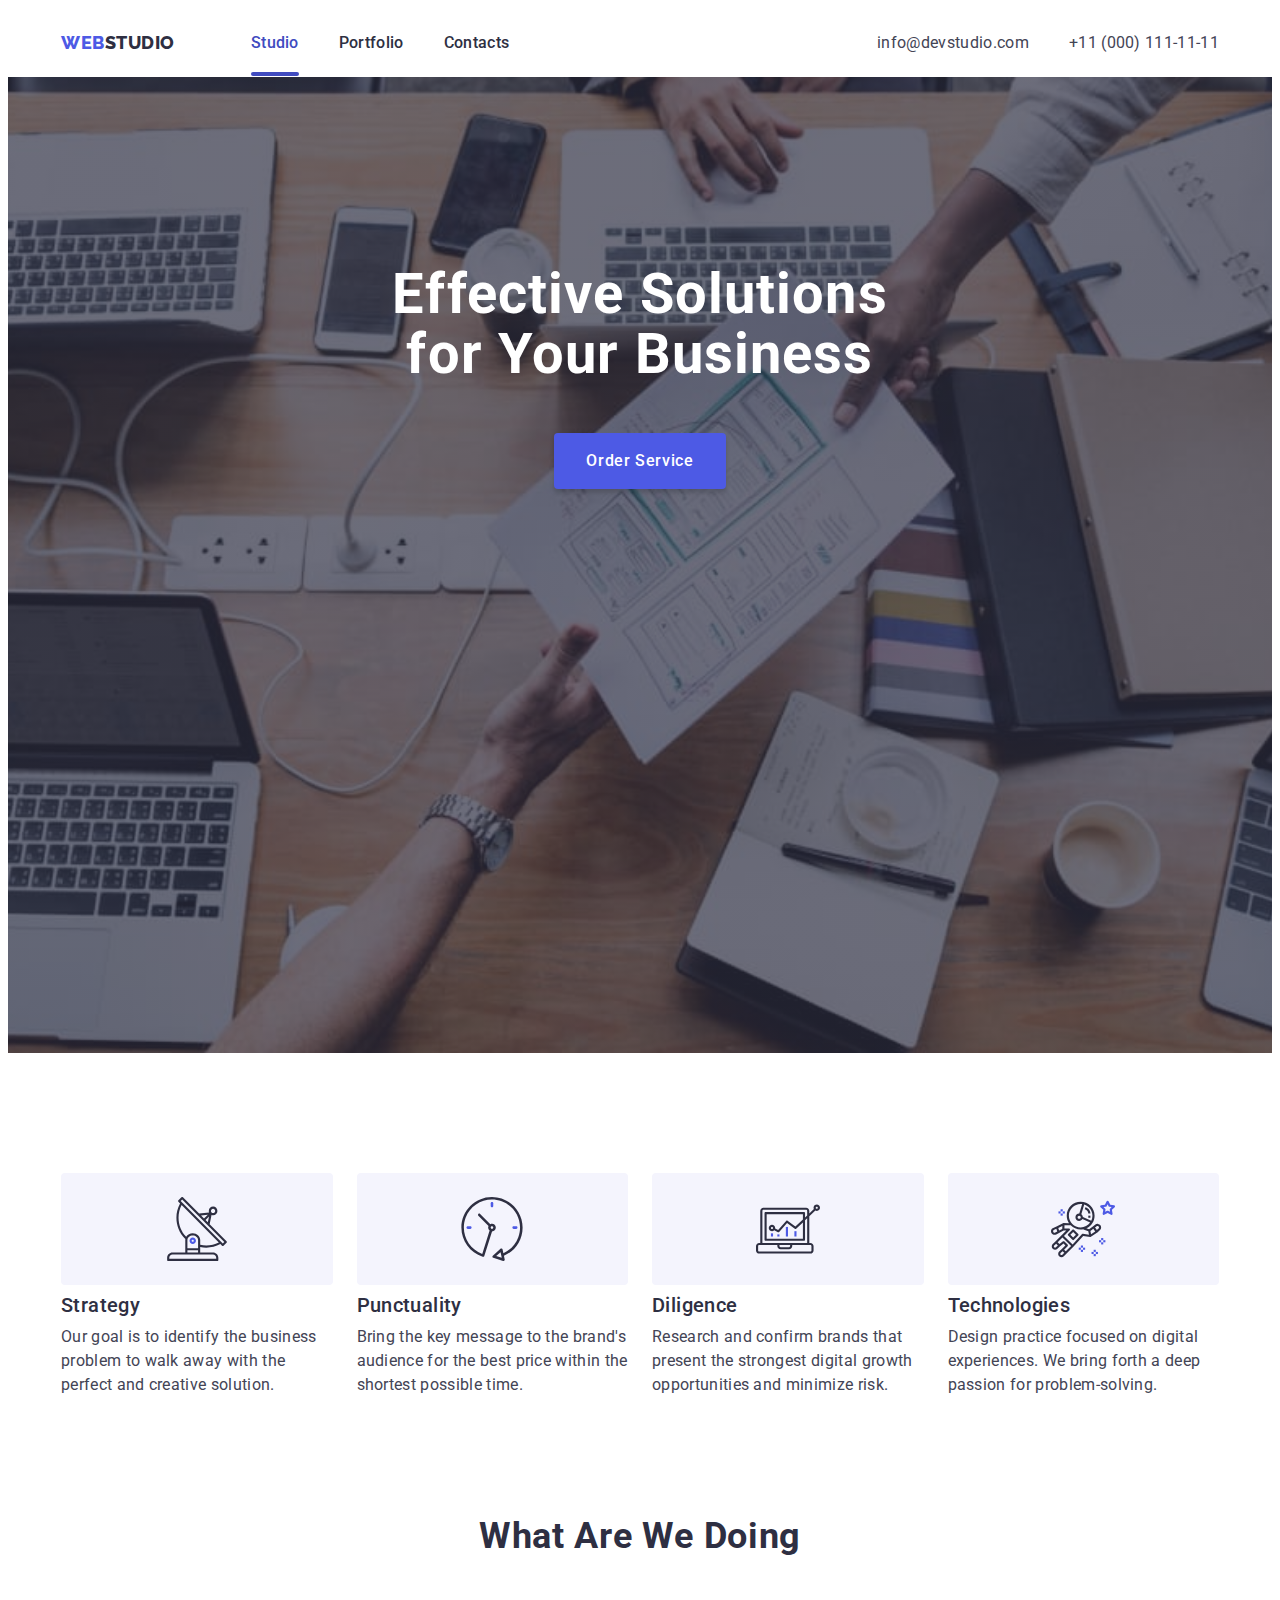
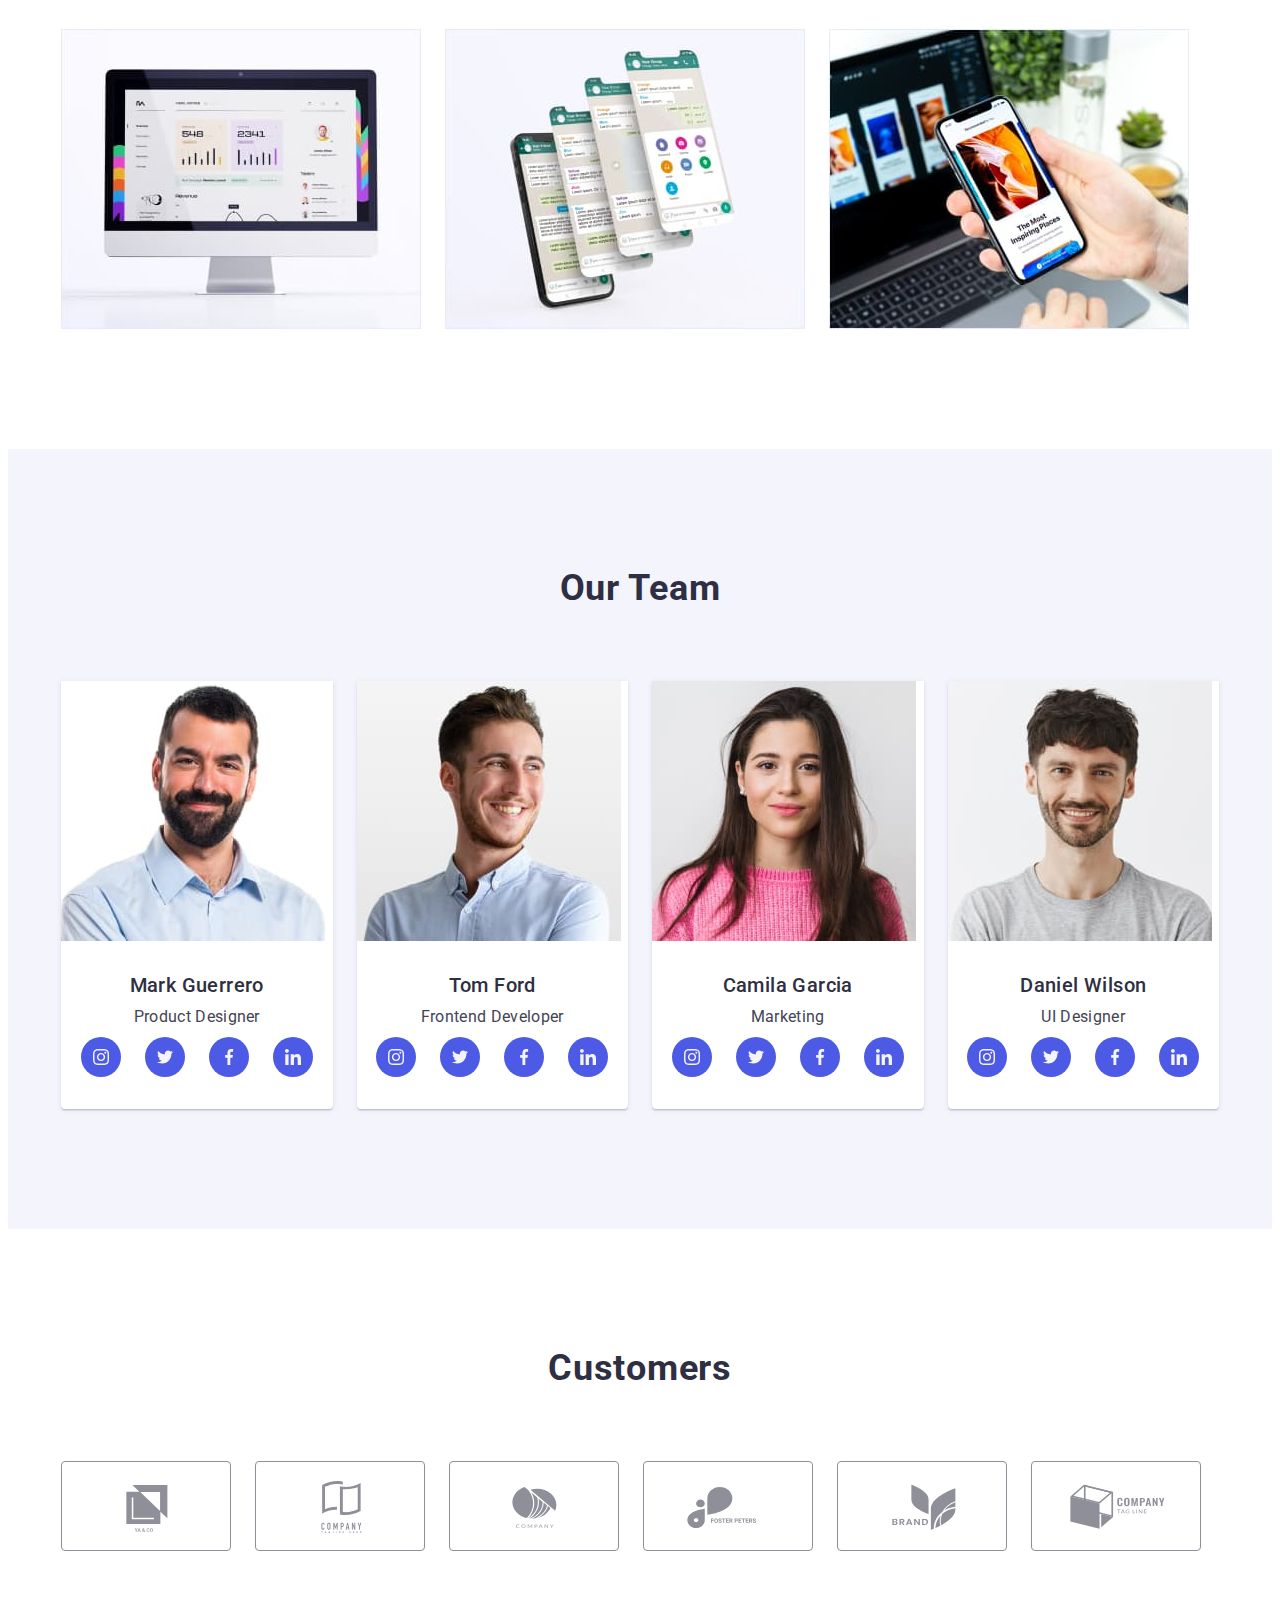
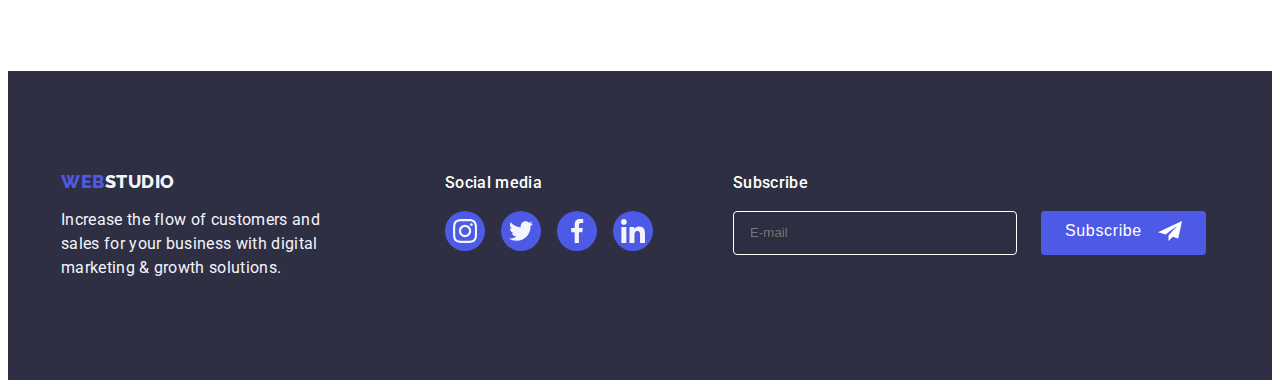
<file: index.html>
<!DOCTYPE html>
<html lang="en">

<head>
    <meta charset="UTF-8">
    <meta http-equiv="X-UA-Compatible" content="IE=edge">
    <meta name="viewport" content="width=device-width, initial-scale=1.0">
    <title>Studio</title>
    <link rel="preconnect" href="https://fonts.googleapis.com">
    <link rel="preconnect" href="https://fonts.gstatic.com" crossorigin>
    <link
        href="https://fonts.googleapis.com/css2?family=Raleway:wght@800&family=Roboto:wght@400;500;700;900&display=swap"
        rel="stylesheet">
    <link rel="stylesheet" href="https://cdnjs.cloudflare.com/ajax/libs/modern-normalize/1.1.0/modern-normalize.min.css"
        integrity="sha512-wpPYUAdjBVSE4KJnH1VR1HeZfpl1ub8YT/NKx4PuQ5NmX2tKuGu6U/JRp5y+Y8XG2tV+wKQpNHVUX03MfMFn9Q=="
        crossorigin="anonymous" referrerpolicy="no-referrer" />
    <link rel="stylesheet" href="./css/styles.css">
</head>

<body>
    <header class="header-index">
        <div class="container head-conteiner">
            <nav class="head-navigation">
                <a href="./index.html" class="head-logo link">Web<span class="studi">Studio</span></a>
                <ul class="head-list list">
                    <li class="head-item"><a class="head-ink link current" href="./index.html">Studio</a></li>
                    <li class="head-item"><a class="head-ink link" href="./portfolio.html">Portfolio</a></li>
                    <li class="head-item"><a class="head-ink link" href="">Contacts</a></li>
                </ul>
            </nav>
            <address class="contacts">
                <ul class="heder-adres list">
                    <li><a class="head-contact link" href="mailto:info@devstudio.com"> info@devstudio.com</a></li>
                    <li><a class="head-contact link" href="tel:+110001111111">+11 (000) 111-11-11</a></li>
                </ul>
            </address>
        </div>
    </header>
    <main>
        <section class="hero">
            <div class="container">
                <h1 class="hero-title">Effective Solutions for Your Business</h1>
                <button type="button" data-modal-open class="hero-btn">Order Service</button>
            </div>
        </section>
        <section class="about-us section">
            <div class="container">
                <h2 class="about-us-title visually-hidden">About</h2>
                <ul class="about-us-list list">
                    <li class="about-us-item">
                        <div class="us-box">
                            <svg class="strategy-icon">
                                <use href="./images/icons.svg#icon-antenna"></use>
                            </svg>
                        </div>
                        <h3 class="strategy-title">Strategy</h3>
                        <p class="strategy-text">Our goal is to identify the business problem to walk away with the
                            perfect
                            and creative solution.
                        </p>
                    </li>
                    <li class="about-us-item">
                        <div class="us-box">
                            <svg class="strategy-icon">
                                <use href="./images/icons.svg#icon-clock"></use>
                            </svg>
                        </div>
                        <h3 class="strategy-title">Punctuality</h3>
                        <p class="strategy-text">Bring the key message to the brand's audience for the best price
                            within
                            the
                            shortest possible
                            time.
                        </p>
                    </li>
                    <li class="about-us-item">
                        <div class="us-box">
                            <svg class="strategy-icon">
                                <use href="./images/icons.svg#icon-diagram"></use>
                            </svg>
                        </div>
                        <h3 class="strategy-title">Diligence</h3>
                        <p class="strategy-text">Research and confirm brands that present the strongest digital
                            growth
                            opportunities and minimize
                            risk.
                        </p>
                    </li>
                    <li class="about-us-item">
                        <div class="us-box">
                            <svg class="strategy-icon">
                                <use href="./images/icons.svg#icon-astronaut"></use>
                            </svg>
                        </div>
                        <h3 class="strategy-title">Technologies</h3>
                        <p class="strategy-text">Design practice focused on digital experiences. We bring forth a
                            deep
                            passion for
                            problem-solving.</p>
                    </li>
                </ul>
            </div>
        </section>
        <section class="us-work section">
            <div class="container">
                <h2 class="work-title">What are we doing</h2>
                <ul class="us-bisnez list">
                    <li><img src="./images/img-1.jpg" alt="us work-1" width="360" height="300" /></li>
                    <li> <img src="./images/img-2.jpg" alt="us work-2" width="360" height="300" /></li>
                    <li><img src="./images/img-3.jpg" alt="us work-3" width="360" height="300" /></li>
                </ul>
            </div>
        </section>
        <section class="our-team section">
            <div class="container">
                <h2 class="our-team-title">Our Team</h2>
                <ul class="teem-list list">
                    <li class="worker"> <img src="./images/Mark-Guerrero1.jpg" alt="Product" width="264" height="260" />
                        <div class="box">
                            <h3 class="worker-title">Mark Guerrero</h3>
                            <p class="worker-text">Product Designer</p>
                            <ul class="teem-soc-list list">
                                <li class="teem-soc-item">
                                    <a href="" class="teem-soc-link link">
                                        <svg class="teem-soc-icon" width="16" height="16">
                                            <use href="./images/icons.svg#icon-instagram"></use>
                                        </svg>
                                    </a>
                                </li>
                                <li class="teem-soc-item">
                                    <a href="" class="teem-soc-link link">
                                        <svg class="teem-soc-icon" width="16" height="16">
                                            <use href="./images/icons.svg#icon-twitter"></use>
                                        </svg>
                                    </a>
                                </li>
                                <li class="teem-soc-item">
                                    <a href="" class="teem-soc-link link">
                                        <svg class="teem-soc-icon" width="16" height="16">
                                            <use href="./images/icons.svg#icon-facebook"></use>
                                        </svg>
                                    </a>
                                </li>
                                <li class="teem-soc-item">
                                    <a href="" class="teem-soc-link link">
                                        <svg class="teem-soc-icon" width="16" height="16">
                                            <use href="./images/icons.svg#icon-linkedin"></use>
                                        </svg>
                                    </a>
                                </li>
                            </ul>
                        </div>
                    </li>
                    <li class="worker"> <img src="./images/Tom-Ford2.jpg" alt="Frontend" width="264" height="260" />
                        <div class="box">
                            <h3 class="worker-title">Tom Ford</h3>
                            <p class="worker-text">Frontend Developer</p>
                            <ul class="teem-soc-list list">
                                <li class="teem-soc-item">
                                    <a href="" class="teem-soc-link link">
                                        <svg class="teem-soc-icon" width="16" height="16">
                                            <use href="./images/icons.svg#icon-instagram"></use>
                                        </svg>
                                    </a>
                                </li>
                                <li class="teem-soc-item">
                                    <a href="" class="teem-soc-link link">
                                        <svg class="teem-soc-icon" width="16" height="16">
                                            <use href="./images/icons.svg#icon-twitter"></use>
                                        </svg>
                                    </a>
                                </li>
                                <li class="teem-soc-item">
                                    <a href="" class="teem-soc-link link">
                                        <svg class="teem-soc-icon" width="16" height="16">
                                            <use href="./images/icons.svg#icon-facebook"></use>
                                        </svg>
                                    </a>
                                </li>
                                <li class="teem-soc-item">
                                    <a href="" class="teem-soc-link link">
                                        <svg class="teem-soc-icon" width="16" height="16">
                                            <use href="./images/icons.svg#icon-linkedin"></use>
                                        </svg>
                                    </a>
                                </li>
                            </ul>
                        </div>
                    </li>
                    <li class="worker"> <img src="./images/Camila-Garcia3.jpg" alt="Market" width="264" height="260" />
                        <div class="box">
                            <h3 class="worker-title">Camila Garcia</h3>
                            <p class="worker-text">Marketing</p>
                            <ul class="teem-soc-list list">
                                <li class="teem-soc-item">
                                    <a href="" class="teem-soc-link link">
                                        <svg class="teem-soc-icon" width="16" height="16">
                                            <use href="./images/icons.svg#icon-instagram"></use>
                                        </svg>
                                    </a>
                                </li>
                                <li class="teem-soc-item">
                                    <a href="" class="teem-soc-link link">
                                        <svg class="teem-soc-icon" width="16" height="16">
                                            <use href="./images/icons.svg#icon-twitter"></use>
                                        </svg>
                                    </a>
                                </li>
                                <li class="teem-soc-item">
                                    <a href="" class="teem-soc-link link">
                                        <svg class="teem-soc-icon" width="16" height="16">
                                            <use href="./images/icons.svg#icon-facebook"></use>
                                        </svg>
                                    </a>
                                </li>
                                <li class="teem-soc-item">
                                    <a href="" class="teem-soc-link link">
                                        <svg class="teem-soc-icon" width="16" height="16">
                                            <use href="./images/icons.svg#icon-linkedin"></use>
                                        </svg>
                                    </a>
                                </li>
                            </ul>
                        </div>
                    </li>
                    <li class="worker"><img src="./images/Daniel-Wilson4.jpg" alt="UI" width="264" height="260" />
                        <div class="box">
                            <h3 class="worker-title">Daniel Wilson</h3>
                            <p class="worker-text">UI Designer</p>
                            <ul class="teem-soc-list list">
                                <li class="teem-soc-item">
                                    <a href="" class="teem-soc-link link">
                                        <svg class="teem-soc-icon" width="16" height="16">
                                            <use href="./images/icons.svg#icon-instagram"></use>
                                        </svg>
                                    </a>
                                </li>
                                <li class="teem-soc-item">
                                    <a href="" class="teem-soc-link link">
                                        <svg class="teem-soc-icon" width="16" height="16">
                                            <use href="./images/icons.svg#icon-twitter"></use>
                                        </svg>
                                    </a>
                                </li>
                                <li class="teem-soc-item">
                                    <a href="" class="teem-soc-link link">
                                        <svg class="teem-soc-icon" width="16" height="16">
                                            <use href="./images/icons.svg#icon-facebook"></use>
                                        </svg>
                                    </a>
                                </li>
                                <li class="teem-soc-item">
                                    <a href="" class="teem-soc-link link">
                                        <svg class="teem-soc-icon" width="16" height="16">
                                            <use href="./images/icons.svg#icon-linkedin"></use>
                                        </svg>
                                    </a>
                                </li>
                            </ul>
                        </div>
                    </li>
                </ul>
            </div>
        </section>
        <section class="customers-section section">
            <div class="customers-logo container">
                <h2 class="customers-title">Customers</h2>
                <ul class="customers-list list">
                    <li class="customers-item">
                        <a href="" class="customers-link link">
                            <svg class="company-icon" width="104" height="56">
                                <use href="./images/icons.svg#icon-Logo-1"></use>
                            </svg>
                        </a>
                    </li>
                    <li class="customers-item">
                        <a href="" class="customers-link link">
                            <svg class="company-icon" width="104" height="56">
                                <use href="./images/icons.svg#icon-Logo-2"></use>
                            </svg>
                        </a>
                    </li>
                    <li class="customers-item">
                        <a href="" class="customers-link link">
                            <svg class="company-icon" width="104" height="56">
                                <use href="./images/icons.svg#icon-Logo-3"></use>
                            </svg>
                        </a>
                    </li>
                    <li class="customers-item">
                        <a href="" class="customers-link link">
                            <svg class="company-icon" width="104" height="56">
                                <use href="./images/icons.svg#icon-Logo-4"></use>
                            </svg>
                        </a>
                    </li>
                    <li class="customers-item">
                        <a href="" class="customers-link link">
                            <svg class="company-icon" width="104" height="56">
                                <use href="./images/icons.svg#icon-Logo-5"></use>
                            </svg>
                        </a>
                    </li>
                    <li class="customers-item">
                        <a href="" class="customers-link link">
                            <svg class="company-icon" width="104" height="56">
                                <use href="./images/icons.svg#icon-Logo-6"></use>
                            </svg>
                        </a>
                    </li>
                </ul>
            </div>
        </section>
    </main>
    <footer class="down">
        <div class="container footer-container">
            <div>
                <a href="./index.html" class="head-logo link">Web<span class="studi-down">Studio</span></a>
                <p class="down-text">Increase the flow of customers and sales for your business with digital marketing &
                    growth
                    solutions.</p>
            </div>

            <div class="footer-soc">
                <p class="footer-soc-title">Social media</p>
                <ul class="footer-soc-list list">
                    <li class="footer-soc-item">
                        <a class="footer-soc-link link" href="">
                            <svg class="footer-soc-icons" width="24px" height="24px">
                                <use href="./images/icons.svg#icon-instagram"></use>
                            </svg>
                        </a>
                    </li>
                    <li class="footer-soc-item">
                        <a class="footer-soc-link link" href="">
                            <svg class="footer-soc-icons" width="24px" height="24px">
                                <use href="./images/icons.svg#icon-twitter"></use>
                            </svg>
                        </a>
                    </li>
                    <li class="footer-soc-item">
                        <a class="footer-soc-link link" href="">
                            <svg class="footer-soc-icons" width="24px" height="24px">
                                <use href="./images/icons.svg#icon-facebook"></use>
                            </svg>
                        </a>
                    </li>
                    <li class="footer-soc-item">
                        <a class="footer-soc-link link" href="">
                            <svg class="footer-soc-icons" width="24px" height="24px">
                                <use href="./images/icons.svg#icon-linkedin"></use>
                            </svg>
                        </a>
                    </li>
                </ul>
            </div>
            <div class="subscr-box">
                <p class="subscr-title">Subscribe</p>
                <form action="" class="form-class">
                    <label for="email">
                        <input type="email" id="email" name="email" placeholder="E-mail" class="subscribe-email"
                            required>
                    </label>
                    <button type="submit" class="subscr-btn">Subscribe<svg class="icon-subscr" width="24" height="24">
                            <use href="./images/telegram-icons.svg#icon-telegram"></use>
                        </svg>
                    </button>
                </form>
            </div>
        </div>
    </footer>
    <div class="backdrop is-hidden" data-modal visually-hidden>
        <div class="modal">
            <button type="button" class="modal-close-btn" data-modal-close>
                <svg class="model-cross-icons" width="8" height="8">
                    <use href="./images/icons-model-window.svg#icon-close-black-18dp"></use>
                </svg>
            </button>
            <p class="modal-title">Leave your contacts and we will call you back</p>
            <form class="modal-form">
                <label class="modal-label">
                    <span>Name</span>
                    <div class="input-wrap">
                        <input type="text" name="user-Name" class="modal-input" placeholder="Enter Name">
                        <svg class="modal-icon" width="18" height="18">
                            <use href="./images/input-icons.svg#icon-name"></use>
                        </svg>
                    </div>
                </label>
                <div class="modal-field">
                    <label class="modal-label">
                        <span>Phone</span>
                        <span class="input-wrap">
                            <input type="tel" name="user-Phone" class="modal-input" placeholder="+380 (00) 000-00-00*"
                                required pattern="[\+]\d{3}\s[\(]\d{2}[\)]\s\d{3}[\-]\d{2}[\-]\d{2}">
                            <svg class="modal-icon" width="18" height="18">
                                <use href="./images/input-icons.svg#icon-phone"></use>
                            </svg>
                        </span>
                    </label>
                </div>
                <div class="modal-field">
                    <label class="modal-label">
                        <span>Email</span>
                        <span class="input-wrap">
                            <input type="Email" name="user-Email" class="modal-input" placeholder="Enter Email*"
                                required>
                            <svg class="modal-icon" width="18" height="18">
                                <use href="./images/input-icons.svg#icon-email"></use>
                            </svg>
                        </span>
                    </label>
                </div>
                <div class="comment-field">
                    <span class="input-text">Comment</span>
                    <label class="input-text" for="user-text"></label>
                    <textarea name="user-text" id="user-text" class="modal-textarea"
                        placeholder="Text input"></textarea>
                </div>
                <div class="button-field">
                    <input type="checkbox" name="I accept" id="privacy" class="input-check visually-hidden"
                        value="true">
                    <label for="privacy" class="check-text">I accept the terms and conditions of the
                        <a href="" class="modal-link">Privacy Policy</a> </label>

                </div>
                <button type="submit" class="confirmation-btn">Send</button>
            </form>
        </div>
    </div>
    <script src="./js/modal.js"></script>

</body>

</html>
</file>
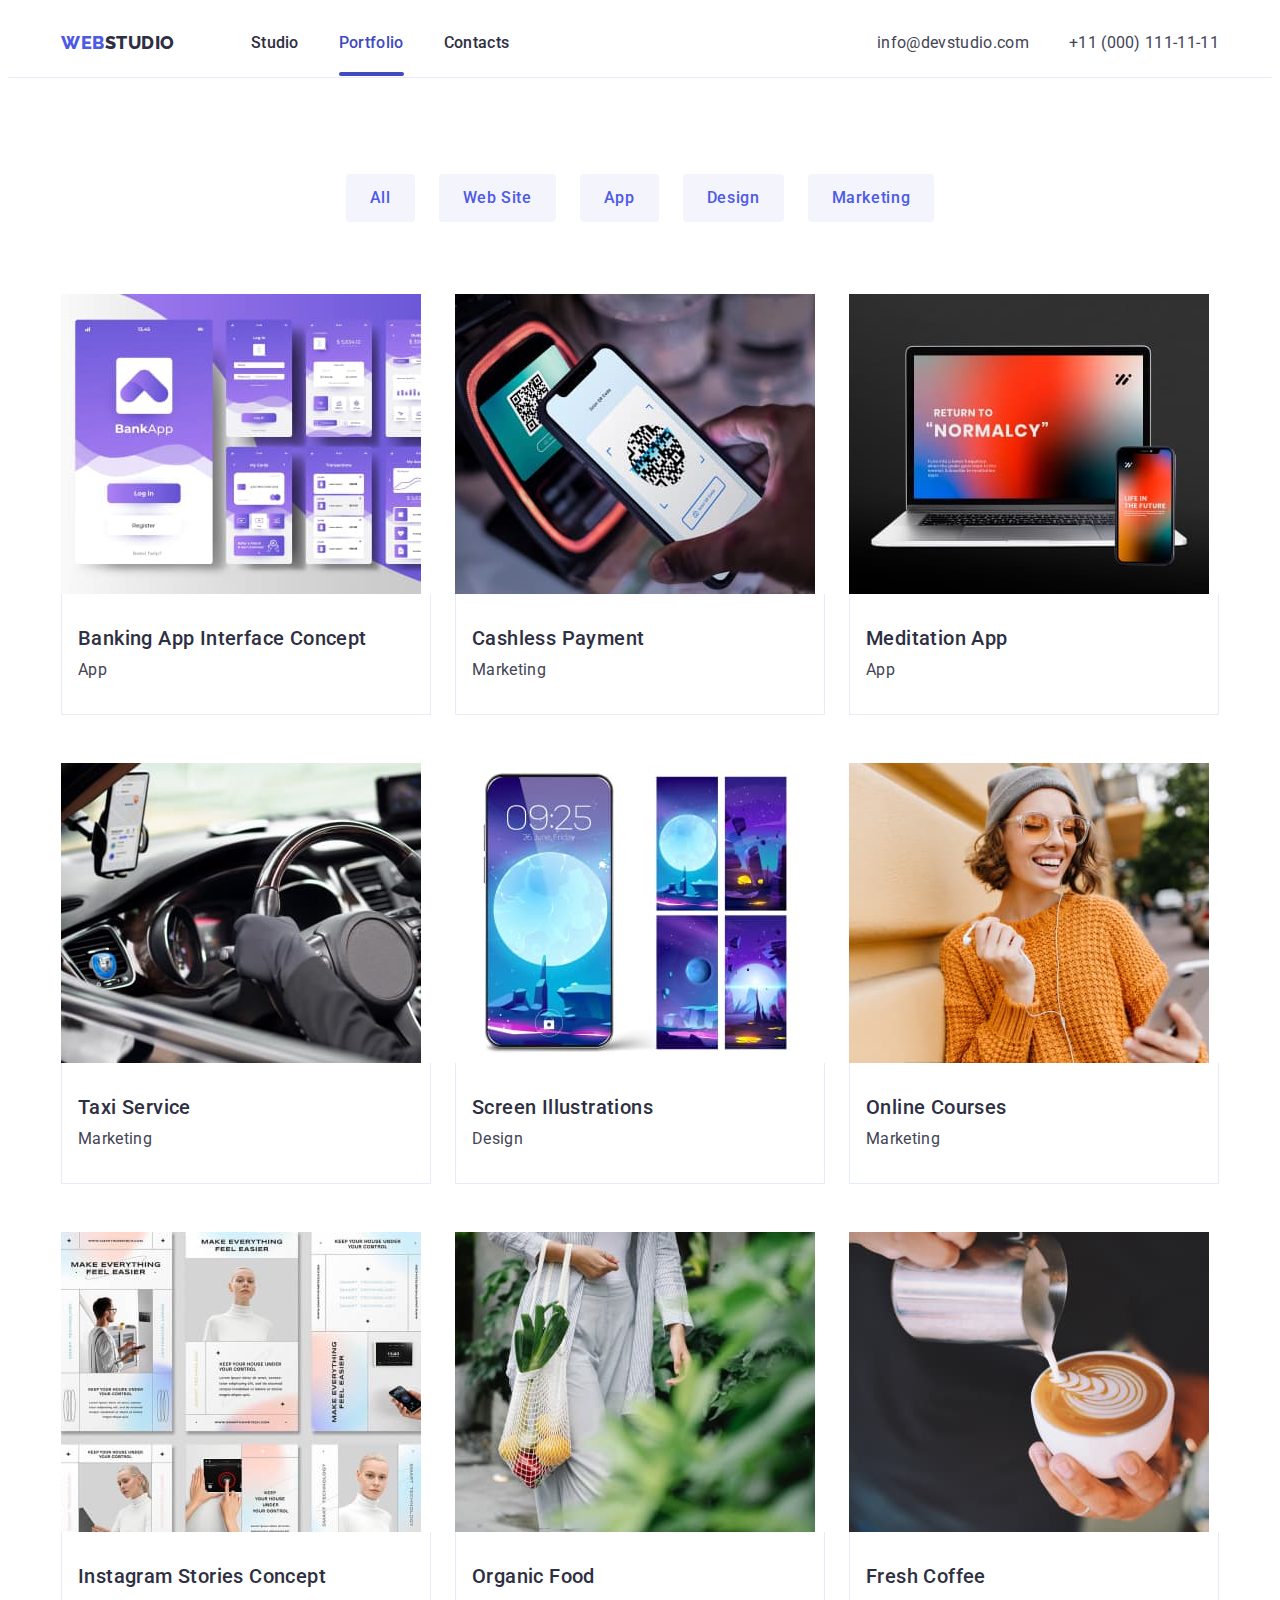
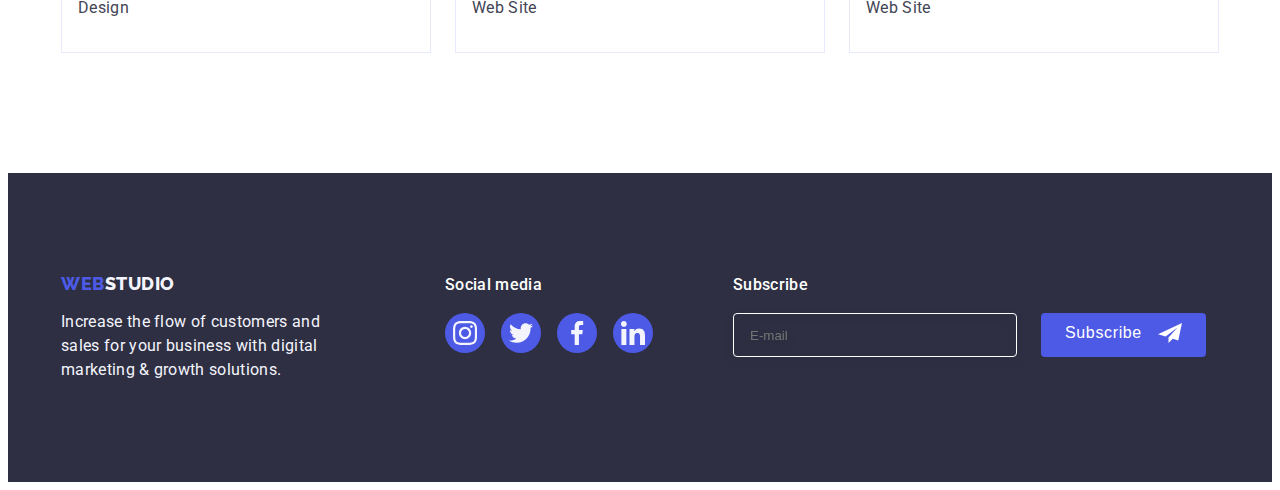
<file: portfolio.html>
<!DOCTYPE html>
<html lang="en">

<head>
    <meta charset="UTF-8">
    <meta http-equiv="X-UA-Compatible" content="IE=edge">
    <meta name="viewport" content="width=device-width, initial-scale=1.0">
    <title>Studio</title>
    <link rel="preconnect" href="https://fonts.googleapis.com">
    <link rel="preconnect" href="https://fonts.gstatic.com" crossorigin>
    <link
        href="https://fonts.googleapis.com/css2?family=Raleway:wght@800&family=Roboto:wght@400;500;700;900&display=swap"
        rel="stylesheet">
    <link rel="stylesheet" href="https://cdnjs.cloudflare.com/ajax/libs/modern-normalize/1.1.0/modern-normalize.min.css"
        integrity="sha512-wpPYUAdjBVSE4KJnH1VR1HeZfpl1ub8YT/NKx4PuQ5NmX2tKuGu6U/JRp5y+Y8XG2tV+wKQpNHVUX03MfMFn9Q=="
        crossorigin="anonymous" referrerpolicy="no-referrer" />
    <link rel="stylesheet" href="./css/styles.css">
</head>

<body>
    <header class="header-portfolio">
        <div class="container head-conteiner">
            <nav class="head-navigation">
                <a href="./index.html" class="head-logo link">Web<span class="studi">Studio</span></a>
                <ul class="head-list list">
                    <li class="head-item"><a class="head-ink link" href="./index.html">Studio</a></li>
                    <li class="head-item"><a class="head-ink link current" href="./portfolio.html">Portfolio</a></li>
                    <li class="head-item"><a class="head-ink link" href="">Contacts</a></li>
                </ul>
            </nav>
            <address class="contacts">
                <ul class="heder-adres list">
                    <li><a class="head-contact link" href="mailto:info@devstudio.com"> info@devstudio.com</a></li>
                    <li><a class="head-contact link" href="tel:+110001111111">+11 (000) 111-11-11</a></li>
                </ul>
            </address>
        </div>
    </header>
    <main>
        <section class="portfolio-body section">
            <div class="container">
                <h1 class="visually-hidden">portfolio-title</h1>
                <ul class="button-list list">
                    <li class="button-item"><button type="button" class="body-btn">All</button></li>
                    <li class="button-item"><button type="button" class="body-btn">Web Site</button></li>
                    <li class="button-item"><button type="button" class="body-btn">App</button></li>
                    <li class="button-item"><button type="button" class="body-btn">Design</button></li>
                    <li class="button-item"><button type="button" class="body-btn">Marketing</button></li>
                </ul>
                <ul class="galery-list list">
                    <li class="row-item">
                        <a href="" class="row-link link">
                            <div class="row-cover-wrap"><img src="./images/img-1-raw1.jpg" alt="site" width="360"
                                    height="300">
                                <p class="row-cover-text">
                                    14 Stylish and User-Friendly App Design Concepts · Task Manager App · Calorie
                                    Tracker
                                    App · Exotic Fruit Ecommerce App · Cloud Storage App
                                </p>
                            </div>
                            <div class="card-text">
                                <h2 class="row-one-title">Banking App Interface Concept</h2>
                                <p class="row-one-text">App</p>
                            </div>
                        </a>
                    </li>
                    <li class="row-item">
                        <a href="" class="row-link link">
                            <div class="row-cover-wrap"><img src="./images/img-2-raw1.jpg" alt="market" width="360"
                                    height="300">
                                <p class="row-cover-text">
                                    14 Stylish and User-Friendly App Design Concepts · Task Manager App · Calorie
                                    Tracker
                                    App · Exotic Fruit Ecommerce App · Cloud Storage App
                                </p>
                            </div>
                            <div class="card-text">
                                <h2 class="row-one-title">Cashless Payment</h2>
                                <p class="row-one-text">Marketing</p>
                            </div>
                        </a>
                    </li>
                    <li class="row-item">
                        <a href="" class="row-link link">
                            <div class="row-cover-wrap"><img src="./images/img-3-raw1.jpg" alt="media" width="360"
                                    height="300">
                                <p class="row-cover-text">
                                    14 Stylish and User-Friendly App Design Concepts · Task Manager App · Calorie
                                    Tracker
                                    App · Exotic Fruit Ecommerce App · Cloud Storage App
                                </p>
                            </div>
                            <div class="card-text">
                                <h2 class="row-one-title">Meditation App</h2>
                                <p class="row-one-text">App</p>
                            </div>
                        </a>
                    </li>
                    <li class="row-item">
                        <a href="" class="row-link link">
                            <div class="row-cover-wrap"><img src="./images/img-1-row2.jpg" alt="Taxi" width="360"
                                    height="300">
                                <p class="row-cover-text">
                                    14 Stylish and User-Friendly App Design Concepts · Task Manager App · Calorie
                                    Tracker
                                    App · Exotic Fruit Ecommerce App · Cloud Storage App
                                </p>
                            </div>
                            <div class="card-text">
                                <h2 class="row-one-title">Taxi Service</h2>
                                <p class="row-one-text">Marketing</p>
                            </div>
                        </a>
                    </li>
                    <li class="row-item">
                        <a href="" class="row-link link">
                            <div class="row-cover-wrap"><img src="./images/img-2-row2.jpg" alt="Screen" width="360"
                                    height="300">
                                <p class="row-cover-text">
                                    14 Stylish and User-Friendly App Design Concepts · Task Manager App · Calorie
                                    Tracker
                                    App · Exotic Fruit Ecommerce App · Cloud Storage App
                                </p>
                            </div>
                            <div class="card-text">
                                <h2 class="row-one-title">Screen Illustrations</h2>
                                <p class="row-one-text">Design</p>
                            </div>
                        </a>
                    </li>
                    <li class="row-item">
                        <a href="" class="row-link link">
                            <div class="row-cover-wrap"><img src="./images/img-3-row2.jpg" alt="Online" width="360"
                                    height="300">
                                <p class="row-cover-text">
                                    14 Stylish and User-Friendly App Design Concepts · Task Manager App · Calorie
                                    Tracker
                                    App · Exotic Fruit Ecommerce App · Cloud Storage App
                                </p>
                            </div>
                            <div class="card-text">
                                <h2 class="row-one-title">Online Courses</h2>
                                <p class="row-one-text">Marketing</p>
                            </div>
                        </a>
                    </li>
                    <li class="row-item">
                        <a href="" class="row-link link">
                            <div class="row-cover-wrap"><img src="./images/img-1-row3.jpg" alt="insta" width="360"
                                    height="300">
                                <p class="row-cover-text">
                                    14 Stylish and User-Friendly App Design Concepts · Task Manager App · Calorie
                                    Tracker
                                    App · Exotic Fruit Ecommerce App · Cloud Storage App
                                </p>
                            </div>
                            <div class="card-text">
                                <h2 class="row-one-title">Instagram Stories Concept</h2>
                                <p class="row-one-text">Design</p>
                            </div>
                        </a>
                    </li>
                    <li class="row-item">
                        <a href="" class="row-link link">
                            <div class="row-cover-wrap"> <img src="./images/img-2-row3.jpg" alt="food" width="360"
                                    height="300">
                                <p class="row-cover-text">
                                    14 Stylish and User-Friendly App Design Concepts · Task Manager App · Calorie
                                    Tracker
                                    App · Exotic Fruit Ecommerce App · Cloud Storage App
                                </p>
                            </div>
                            <div class="card-text">
                                <h2 class="row-one-title">Organic Food</h2>
                                <p class="row-one-text">Web Site</p>
                            </div>
                        </a>
                    </li>
                    <li class="row-item">
                        <a href="" class="row-link link">
                            <div class="row-cover-wrap"><img src="./images/img-3-row3.jpg" alt="coffe" width="360"
                                    height="300">
                                <p class="row-cover-text">
                                    14 Stylish and User-Friendly App Design Concepts · Task Manager App · Calorie
                                    Tracker
                                    App · Exotic Fruit Ecommerce App · Cloud Storage App
                                </p>
                            </div>
                            <div class="card-text">
                                <h2 class="row-one-title">Fresh Coffee</h2>
                                <p class="row-one-text">Web Site</p>
                            </div>
                        </a>
                    </li>
                </ul>
            </div>
        </section>
    </main>
    <footer class="down">
        <div class="container footer-container">
            <div>
                <a href="./index.html" class="head-logo link">Web<span class="studi-down">Studio</span></a>
                <p class="down-text">Increase the flow of customers and sales for your business with digital marketing &
                    growth
                    solutions.</p>
            </div>
            <div class="footer-soc">
                <p class="footer-soc-title">Social media</p>
                <ul class="footer-soc-list list">
                    <li class="footer-soc-item">
                        <a class="footer-soc-link link" href="">
                            <svg class="footer-soc-icons" width="24px" height="24px">
                                <use href="./images/icons.svg#icon-instagram"></use>
                            </svg>
                        </a>
                    </li>
                    <li class="footer-soc-item">
                        <a class="footer-soc-link link" href="">
                            <svg class="footer-soc-icons" width="24px" height="24px">
                                <use href="./images/icons.svg#icon-twitter"></use>
                            </svg>
                        </a>
                    </li>
                    <li class="footer-soc-item">
                        <a class="footer-soc-link link" href="">
                            <svg class="footer-soc-icons" width="24px" height="24px">
                                <use href="./images/icons.svg#icon-facebook"></use>
                            </svg>
                        </a>
                    </li>
                    <li class="footer-soc-item">
                        <a class="footer-soc-link link" href="">
                            <svg class="footer-soc-icons" width="24px" height="24px">
                                <use href="./images/icons.svg#icon-linkedin"></use>
                            </svg>
                        </a>
                    </li>
                </ul>

            </div>
            <div class="subscr-box">
                <p class="subscr-title">Subscribe</p>
                <form action="" class="form-class">
                    <label for="email">
                        <input type="email" id="email" name="email" placeholder="E-mail" class="subscribe-email"
                            required>
                    </label>
                    <button type="submit" class="subscr-btn">Subscribe<svg class="icon-subscr" width="24" height="24">
                            <use href="./images/telegram-icons.svg#icon-telegram"></use>
                        </svg>
                    </button>
                </form>
            </div>
        </div>
    </footer>
</body>

</html>
</file>
<file: css/styles.css>
:root {
  --about-us-title-color: #2e2f42;
  --about-us-text-color: #434455;
  --row-title-color: #2e2f42;
  --row-text-color: #434455;
  --logo-color-: #4d5ae5;
  --body-btn-color: #4d5ae5;
  --background-color-body-btn: #f4f4fd;
  --row-title-color: #2e2f42;
  --row-text-color: #434455;
  --head-ink-color: #2e2f42;
  --card-text-color: #e7e9fc;
  --bg-gradient-colol: linear-gradient(rgba(46, 47, 66, 0.7),
      rgba(46, 47, 66, 0.7));
  --sections-customers-color: #d3d3d3;
}

body {
  font-family: "Roboto", sans-serif;
  color: #434455;
  background-color: #ffffff;
}

p,
h1,
h2,
h3,
h4,
h5,
h6 {
  margin: 0;
}

ul,
ol {
  margin: 0;
  padding-left: 0;
}

button {
  cursor: pointer;
  display: block;
  border: none;
  border-radius: 4px;
}

address {
  font-style: normal;
}

img {
  display: block;
  max-width: 100%;
  height: auto;
}

a {
  text-decoration: none;
}

.visually-hidden {
  position: absolute;
  width: 1px;
  height: 1px;
  margin: -1px;
  border: 0;
  padding: 0;

  white-space: nowrap;
  clip-path: inset(100%);
  clip: rect(0 0 0 0);
  overflow: hidden;
}

.link {
  text-decoration: none;
}

.list {
  list-style: none;
}


.container {
  width: 1158px;
  padding-left: 15px;
  padding-right: 15px;
  margin: 0 auto;
}

.section {
  padding-top: 120px;
  padding-bottom: 120px;
}

.head-logo {
  font-family: "Raleway", sans-serif;
  font-weight: 800;
  font-size: 18px;
  line-height: 1.17;
  letter-spacing: 0.03em;
  text-transform: uppercase;
  color: var(--logo-color-);
  margin-right: 76px;
  margin-bottom: 24px;
  margin-top: 24px;
}

.head-list {
  display: flex;
  gap: 40px;
}

.head-navigation {
  display: flex;
  align-items: center;
  margin-right: auto;
}

.head-conteiner {
  display: flex;
  align-items: center;
}

.studi {
  color: #2e2f42;
}

.studi-down {
  color: #f4f4fd;
}

.head-ink {
  font-weight: 500;
  font-size: 16px;
  line-height: 1.5;
  letter-spacing: 0.02em;
  color: #404bbf;
  color: var(--head-ink-color);
  transition: color 250ms cubic-bezier(0.4, 0, 0.2, 1);
}

.head-ink:hover {
  color: #404bbf;
}

.head-ink:focus {
  color: #404bbf;
}

.heder-adres {
  display: flex;
  gap: 40px;
}

.contacts {
  font-style: normal;
}

.head-contact {
  font-weight: 400;
  font-size: 16px;
  line-height: 1.5;
  letter-spacing: 0.02em;
  color: #434455;
  transition: color 250ms cubic-bezier(0.4, 0, 0.2, 1);
}

.head-contact:hover {
  color: #404bbf;
}

.head-contact:focus {
  color: #404bbf;
}

.hero {
  background-color: #2e2f42;
  background-image: var(--bg-gradient-colol), url(../images/hero-bg.jpg);
  background-repeat: no-repeat;
  background-position: center;
  background-size: cover;
  padding: 188px 0;
  text-align: center;
  max-width: 1440px;
  height: 600px;
  margin: 0 auto;
}

.hero-title {
  font-weight: 700;
  font-size: 56px;
  line-height: 1.07;
  text-align: center;
  letter-spacing: 0.02em;
  color: #ffffff;
  max-width: 496px;
  margin: 0 auto;
  margin-bottom: 48px;
}

.hero-btn {
  min-width: 169px;
  font-family: "Roboto", sans-serif;
  font-weight: 500;
  font-size: 16px;
  line-height: 1.5;
  align-items: center;
  letter-spacing: 0.04em;
  color: #ffffff;
  cursor: pointer;
  background-color: #4d5ae5;
  margin-bottom: 60px;
  background: #4d5ae5;
  box-shadow: 0px 4px 4px rgba(0, 0, 0, 0.15);
  border-radius: 4px;
  display: block;
  margin: 0 auto;
  padding: 16px 32px;
  border: none;
  transition: background-color 250ms cubic-bezier(0.4, 0, 0.2, 1);
}

.hero-btn:hover {
  background-color: #404bbf;
}

.hero-btn:focus {
  background-color: #404bbf;
}

.about-us-list {
  display: flex;
  gap: 24px;
}

.about-us-item {
  width: 264px;
}


.about-us {
  padding-bottom: 0;
}

.about-us-list {

  display: flex;
}

.about-us-item {
  width: calc((100% - 72px) / 4);
  margin-right: 0;
}

.about-us-item:last-child {

  margin-right: 0;
}

.us-box {

  display: flex;
  justify-content: center;
  align-items: center;
  height: 112px;
  background-color: var(--background-color-body-btn);
  border-radius: 4px;
  margin-bottom: 8px;
}

.strategy-icon {

  height: 64px;
  width: 64px;
}

.strategy-title {
  font-weight: 500;
  font-size: 20px;
  line-height: 1.2;
  letter-spacing: 0.02em;
  color: var(--about-us-title-color);
  margin-bottom: 8px;
  margin-top: 8px;
}

.strategy-text {
  font-weight: 400;
  font-size: 16px;
  line-height: 1.5;
  letter-spacing: 0.02em;
  color: var(--about-us-text-color);
}

.us-work {
  padding-top: 0;
}

.work-title {
  font-weight: 700;
  font-size: 36px;
  line-height: 1.11;
  text-align: center;
  letter-spacing: 0.02em;
  text-transform: capitalize;
  color: #2e2f42;
  margin-bottom: 72px;
  margin-top: 120px;
}

.us-bisnez {
  display: flex;
  gap: 24px;
}

.our-team {
  background-color: #f4f4fd;
}

.teem-list {
  display: flex;
  gap: 24px;
}

.our-team-title {
  font-weight: 700;
  font-size: 36px;
  line-height: 1.11;
  text-align: center;
  letter-spacing: 0.02em;
  text-transform: capitalize;
  color: #2e2f42;
  margin-bottom: 72px;
}

.box {
  padding: 32px 16px;
  text-align: center;
}

.worker {
  background-color: #ffffff;
  width: calc((100% - 60px) / 4);
  box-shadow: 0px 1px 6px rgba(46, 47, 66, 0.08),
    0px 1px 1px rgba(46, 47, 66, 0.16), 0px 2px 1px rgba(46, 47, 66, 0.08);
  border-radius: 0px 0px 4px 4px;
}



.worker-title {
  font-weight: 500;
  font-size: 20px;
  line-height: 1.2;
  text-align: center;
  letter-spacing: 0.02em;
  color: #2e2f42;
  margin-bottom: 8px;
}

.worker-text {
  font-weight: 400;
  font-size: 16px;
  line-height: 1.5;
  text-align: center;
  letter-spacing: 0.02em;
  color: #434455;
  margin-bottom: 8px;
}

.teem-soc-list {
  display: flex;
  justify-content: center;
  gap: 24px;

}

.teem-soc-item {
  width: 40px;
  height: 40px;
}

.teem-soc-link {
  width: 100%;
  height: 100%;
  border-radius: 50%;
  background-color: #4D5AE5;
  display: flex;
  align-items: center;
  justify-content: center;
  transition: background-color 250ms cubic-bezier(0.4, 0, 0.2, 1);

}

.teem-soc-icon {
  fill: #f4f4fd;
}

.teem-soc-link:hover,
.teem-soc-link:focus {
  background-color: #31D0AA;

}


.customers-title {
  font-family: 'Roboto';
  font-style: normal;
  font-weight: 700;
  font-size: 36px;
  line-height: 1.11;
  text-align: center;
  letter-spacing: 0.02em;
  text-transform: capitalize;
  color: #2E2F42;
  margin-bottom: 72px;
}


.customers-list {
  display: flex;
  gap: 24px;
}


.customers-link {

  display: flex;
  align-items: center;
  justify-content: center;
  height: 88px;
  width: 168px;
  border-radius: 4px;
  border: 1px solid currentColor;
  color: #8E8F99;
  transition: color 250ms cubic-bezier(0.4, 0, 0.2, 1);
}


.company-icon {

  fill: currentColor;
}

.customers-link:is(:hover, :focus) {

  color: var(--logo-color-);
}

/* footer */

.down {
  background-color: #2e2f42;
  padding: 100px 0;
}

.down-text {
  font-weight: 400;
  font-size: 16px;
  line-height: 1.5;
  letter-spacing: 0.02em;
  color: #f4f4fd;
  width: 264px;
  margin-top: 16px;
}

.footer-container {
  display: flex;
}

.footer-soc-list {

  display: flex;
  justify-self: center;
  align-items: center;
  gap: 16px;
}

.footer-soc-item {

  width: 40px;
  height: 40px;
}

.footer-soc-link {
  width: 100%;
  height: 100%;
  border-radius: 50%;
  background-color: #4D5AE5;
  display: flex;
  align-items: center;
  justify-content: center;
  transition: background-color 250ms cubic-bezier(0.4, 0, 0.2, 1);
}

.footer-soc {
  margin-left: 120px;
}

.footer-soc-title {
  font-family: 'Roboto';
  font-style: normal;
  font-weight: 500;
  font-size: 16px;
  line-height: 24px;
  letter-spacing: 0.02em;
  color: #FFFFFF;
  margin-bottom: 16px;
}

.footer-soc-icons {
  fill: #f4f4fd;
}


.footer-soc-link:hover,
.footer-soc-link:focus {
  background-color: #31D0AA;

}

.form-class {
  display: flex;
  gap: 24px;
}

.subscr-box {
  margin-left: 80px;
}

.subscr-title {
  font-style: normal;
  font-weight: 500;
  font-size: 16px;
  line-height: 1.5;
  letter-spacing: 0.02em;
  color: #FFFFFF;
  margin-bottom: 16px;
}

.subscribe-email {
  background-color: transparent;
  width: 264px;
  height: 40px;
  padding-left: 16px;
  color: #FFFFFF;
  border: 1px solid #FFFFFF;
  filter: drop-shadow(0px 4px 4px rgba(0, 0, 0, 0.15));
  border-radius: 4px;
}

.subscr-btn-text {
  font-weight: 500;
  font-size: 16px;
  line-height: 1.5;
  display: flex;
  letter-spacing: 0.04em;
  color: #FFFFFF;
  gap: 16px;
}

.subscr-btn {
  background: #4D5AE5;
  border-radius: 4px;
  padding: 8px 24px;
  border: none;
  box-shadow: none;
  transition: background-color 250ms cubic-bezier(0.4, 0, 0.2, 1);
  font-weight: 500;
  font-size: 16px;
  line-height: 1.5;
  display: flex;
  letter-spacing: 0.04em;
  color: #FFFFFF;
  gap: 16px;
}


.subscr-btn :focus {
  background-color: #4D5AE5;
}

/* modal-window */


.modal-title {
  font-weight: 500;
  font-size: 16px;
  line-height: 24px;
  text-align: center;
  letter-spacing: 0.02em;
  color: #2E2F42;
  text-align: center;
  margin-bottom: 16px;
}


.comment {
  margin-bottom: 16px;
}

.modal-input {
  width: 360px;
  height: 40px;
  border: 1px solid rgba(46, 47, 66, 0.4);
  outline: transparent;
  border-radius: 4px;
  font-size: 14px;
  color: black;
  padding-left: 38px;
  transition: background-color 250ms cubic-bezier(0.4, 0, 0.2, 1), border 250ms cubic-bezier(0.4, 0, 0.2, 1);

}

.modal-input:focus {
  border-color: #4D5AE5;
  border: 1px solid #4D5AE5;

}

.modal-input:focus+.modal-icon {
  fill: #4D5AE5;

}

.modal-input::placeholder {
  color: #8E8F99;
  font-size: 12px;
}

.modal-field {
  margin-bottom: 8px;
}

.comment-field {
  margin-bottom: 16px;
}

.button-field {
  margin-bottom: 24px;
}

.modal-icon {
  position: absolute;
  left: 15px;
  top: 50%;
  transform: translateY(-50%);
  transition: 250ms cubic-bezier(0.4, 0, 0.2, 1);
}

.input-wrap {
  position: relative;

}

.modal-textarea {
  border: 1px solid #4D5AE5;
  outline: transparent;
  border-radius: 4px;
  font-size: 14px;
  color: black;
  padding-top: 15px;
  padding-left: 16px;
  width: 100%;
  height: 120px;
  border-radius: 4px;
  resize: none;
}

.modal-label {
  font-style: normal;
  font-weight: 400;
  font-size: 12px;
  line-height: 14px;
  color: #8E8F99;
  display: block;
  position: relative;
  margin-bottom: 8px;
}

.input-text {
  font-weight: 400;
  font-size: 12px;
  line-height: 14px;
  letter-spacing: 0.01em;
  color: #8E8F99;
  display: block;
  margin-bottom: 4px;
}

.modal-label span {
  display: block;
  margin-bottom: 4px;
}

.backdrop {
  position: fixed;
  top: 0;
  width: 100%;
  height: 100%;
  background-color: rgba(46, 47, 66, 0.4);
  transition: opacity 250ms linear, visibility 250ms linear;

}

.modal {
  width: 408px;
  height: 576px;
  background-color: #FCFCFC;
  border-radius: 4px;
  position: absolute;
  left: 50%;
  top: 50%;
  padding: 72px 24px 24px;
  transform: translate(-50%, -50%) scale(1) rotate(0);
  transition: transform 250ms linear;
}

.backdrop.is-hidden .modal {
  transform: translate(-50%, -50%) scaleY(0) rotate(-90deg);

}

.modal-close-btn {
  width: 30px;
  height: 30px;
  border: 1px solid rgba(0, 0, 0, 0.1);
  background: #E7E9FC;
  color: black;
  border-radius: 50%;
  display: block;
  margin-left: auto;
  position: absolute;
  top: 24px;
  right: 24px;
  display: flex;
  padding: 0;
  justify-content: center;
  align-items: center;
  width: 24px;
  height: 24px;
  transition: background-color 250ms cubic-bezier(0.4, 0, 0.2, 1), color 250ms cubic-bezier(0.4, 0, 0.2, 1);
}

.modal-close-btn:is(:hover, :focus) {
  background-color: #404BBF;
  color: white;
}

.is-hidden {
  opacity: 0;
  visibility: hidden;
  pointer-events: 0;
}


.model-cross-icons {
  fill: currentColor;
}

.check-text {
  font-size: 12px;
  display: flex;
  align-items: center;
}

.check-text::before {
  content: '';
  width: 16px;
  height: 16px;
  border: 1px solid rgba(46, 47, 66, 0.4);
  border-radius: 2px;
  margin-right: 8px;
}

.input-check:checked+.check-text::before {
  background-color: #404BBF;
  border: none;
  background-image: url(../images/Vector.svg);
  background-position: center;
  background-repeat: no-repeat;

}

.modal-link {
  margin-left: 4px;
  color: #4D5AE5;
  text-decoration-line: underline;
}

.confirmation-btn {
  display: flex;
  margin: 0 auto;
  justify-content: center;
  align-items: center;
  gap: 10px;
  width: 169px;
  height: 56px;
  background-color: #4D5AE5;
  box-shadow: 0px 4px 4px rgba(0, 0, 0, 0.15);
  border-radius: 4px;
  color: white;
  transition: background-color 250ms cubic-bezier(0.4, 0, 0.2, 1);
}

.confirmation-btn :focus {
  background-color: #4D5AE5;
}

/* portfolio */

.header-portfolio {
  border-bottom: 1px solid;
  color: #e7e9fc;
}

.body-btn {
  font-family: "Roboto", sans-serif;
  font-weight: 500;
  font-size: 16px;
  line-height: 1.5;
  letter-spacing: 0.04em;
  color: var(--body-btn-color);
  background-color: var(--background-color-body-btn);
  cursor: pointer;
  background: #f4f4fd;
  border-radius: 4px;
  padding: 12px 24px;
  border: 0 none;
  transition: background-color 250ms cubic-bezier(0.4, 0, 0.2, 1), color 250ms cubic-bezier(0.4, 0, 0.2, 1), box-shadow 250ms cubic-bezier(0.4, 0, 0.2, 1);
}

.button-item :not(:last-child) {
  margin-right: 24px;
}


.body-btn:hover,
.body-btn:focus {
  background-color: #404bbf;
  color: #ffffff;
  box-shadow: 0px 3px 1px rgba(0, 0, 0, 0.1), 0px 2px 1px rgba(0, 0, 0, 0.08),
    0px 2px 2px rgba(0, 0, 0, 0.12);
}


.row-link {
  display: block;
  transition: box-shadow 250ms cubic-bezier(0.4, 0, 0.2, 1);
}

.row-link:hover,
.row-link:focus {
  box-shadow: 0px 1px 6px rgba(46, 47, 66, 0.08), 0px 1px 1px rgba(46, 47, 66, 0.16), 0px 2px 1px rgba(46, 47, 66, 0.08);
}


.row-link:hover .row-cover-text,
.row-link:focus .row-cover-text {

  transform: translate(0);
}

.row-cover-wrap {
  position: relative;
  overflow: hidden;
}

.row-cover-text {
  position: absolute;
  top: 0;
  font-weight: 400;
  font-size: 16px;
  color: #F4F4FD;
  background-color: #4D5AE5;
  padding: 40px;
  height: 100%;
  transform: translateY(100%);
  transition: transform 250ms cubic-bezier(0.4, 0, 0.2, 1);
}




.row-one-title {
  font-weight: 500;
  font-size: 20px;
  line-height: 1.2;
  letter-spacing: 0.02em;
  color: var(--row-title-color);
  margin-bottom: 8px;
}



.row-one-text {
  font-size: 16px;
  line-height: 1.5;
  letter-spacing: 0.02em;
  color: var(--row-text-color);
}

.button-list {
  display: flex;
  justify-content: center;
  gap: 24px;
  margin-bottom: 72px;
}

.galery-list {
  display: flex;
  flex-wrap: wrap;
  gap: 48px 24px;
}

.row-item {
  flex-basis: calc((100% - 48px) / 3);
}

.card-text {
  border-bottom: 1px solid var(--card-text-color);
  border-left: 1px solid var(--card-text-color);
  border-right: 1px solid var(--card-text-color);
  padding: 32px 16px 32px 16px;
}

.portfolio-body {
  padding-top: 96px;
}

/*Current */

.current {
  position: relative;
  color: #404bbf;
}


.current:after {
  content: '';
  position: absolute;
  left: 0;
  bottom: -24px;
  width: 100%;
  height: 4px;
  background-color: #404BBF;
  border-radius: 2px;
}
</file>
